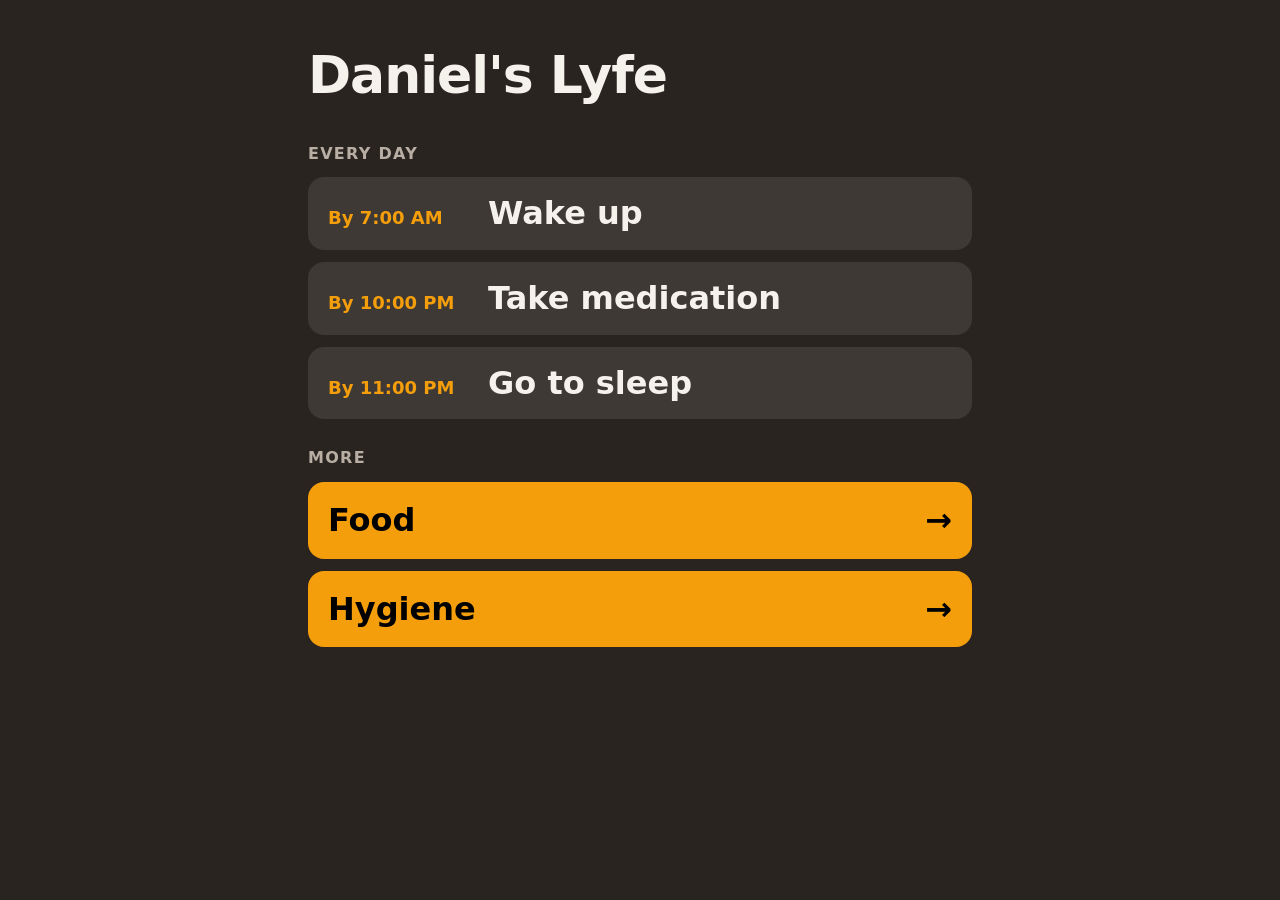
<file: index.html>
<!doctype html>
<html lang="en">
  <head>
    <meta charset="utf-8" />
    <meta name="viewport" content="width=device-width, initial-scale=1, viewport-fit=cover" />
    <meta name="apple-mobile-web-app-title" content="Daniel's Lyfe" />
    <meta name="mobile-web-app-capable" content="yes" />
    <meta name="theme-color" content="#ffffff" media="(prefers-color-scheme: light)" />
    <meta name="theme-color" content="#111315" media="(prefers-color-scheme: dark)" />
    <title>Daniel's Lyfe</title>
    <link rel="stylesheet" href="styles.css" />
  </head>
  <body>
    <header class="site-header">
      <h1>Daniel's Lyfe</h1>
    </header>
    <main>
      <section aria-labelledby="daily-heading">
        <h2 id="daily-heading">Every day</h2>
        <ol class="schedule">
          <li>
            <time datetime="07:00">By 7:00 AM</time>
            <span class="task">Wake up</span>
          </li>
          <li>
            <time datetime="22:00">By 10:00 PM</time>
            <span class="task">Take medication</span>
          </li>
          <li>
            <time datetime="23:00">By 11:00 PM</time>
            <span class="task">Go to sleep</span>
          </li>
        </ol>
      </section>

      <nav aria-labelledby="more-heading">
        <h2 id="more-heading">More</h2>
        <ul class="nav-links">
          <li><a class="nav-link" href="food.html">Food</a></li>
          <li><a class="nav-link" href="hygiene.html">Hygiene</a></li>
        </ul>
      </nav>
    </main>
  </body>
</html>
</file>
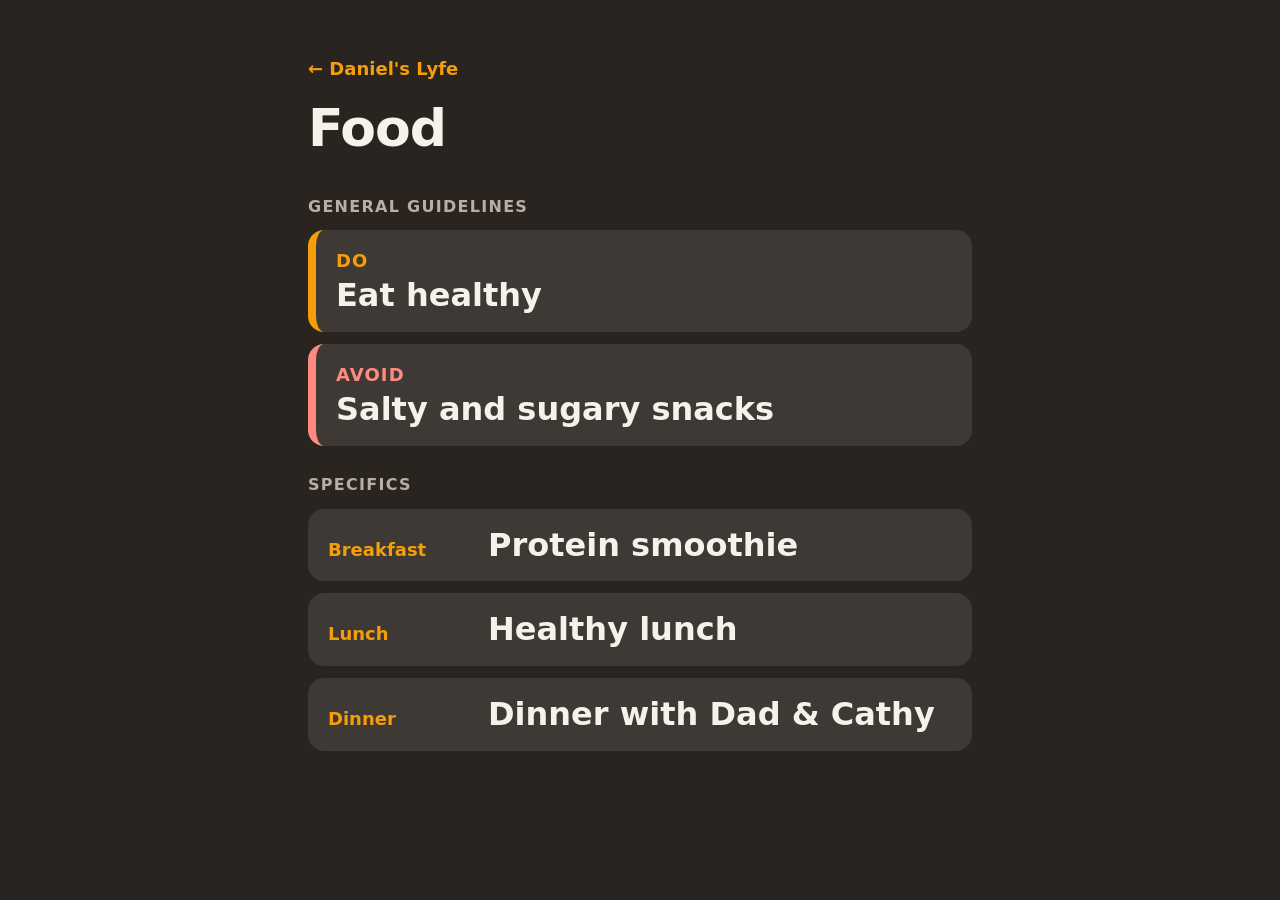
<file: food.html>
<!doctype html>
<html lang="en">
  <head>
    <meta charset="utf-8" />
    <meta name="viewport" content="width=device-width, initial-scale=1, viewport-fit=cover" />
    <meta name="theme-color" content="#ffffff" media="(prefers-color-scheme: light)" />
    <meta name="theme-color" content="#111315" media="(prefers-color-scheme: dark)" />
    <title>Food · Daniel's Lyfe</title>
    <link rel="stylesheet" href="styles.css" />
  </head>
  <body>
    <header class="site-header">
      <a class="back" href="index.html">&larr; Daniel's Lyfe</a>
      <h1>Food</h1>
    </header>
    <main>
      <section aria-labelledby="general-heading">
        <h2 id="general-heading">General guidelines</h2>
        <ul class="rules">
          <li class="card do">
            <span class="rule-label">Do</span>
            <span class="rule-text">Eat healthy</span>
          </li>
          <li class="card dont">
            <span class="rule-label">Avoid</span>
            <span class="rule-text">Salty and sugary snacks</span>
          </li>
        </ul>
      </section>

      <section aria-labelledby="specific-heading">
        <h2 id="specific-heading">Specifics</h2>
        <ul class="schedule">
          <li>
            <span class="meal-label">Breakfast</span>
            <span class="task">Protein smoothie</span>
          </li>
          <li>
            <span class="meal-label">Lunch</span>
            <span class="task">Healthy lunch</span>
          </li>
          <li>
            <span class="meal-label">Dinner</span>
            <span class="task">Dinner with Dad &amp; Cathy</span>
          </li>
        </ul>
      </section>
    </main>
  </body>
</html>
</file>
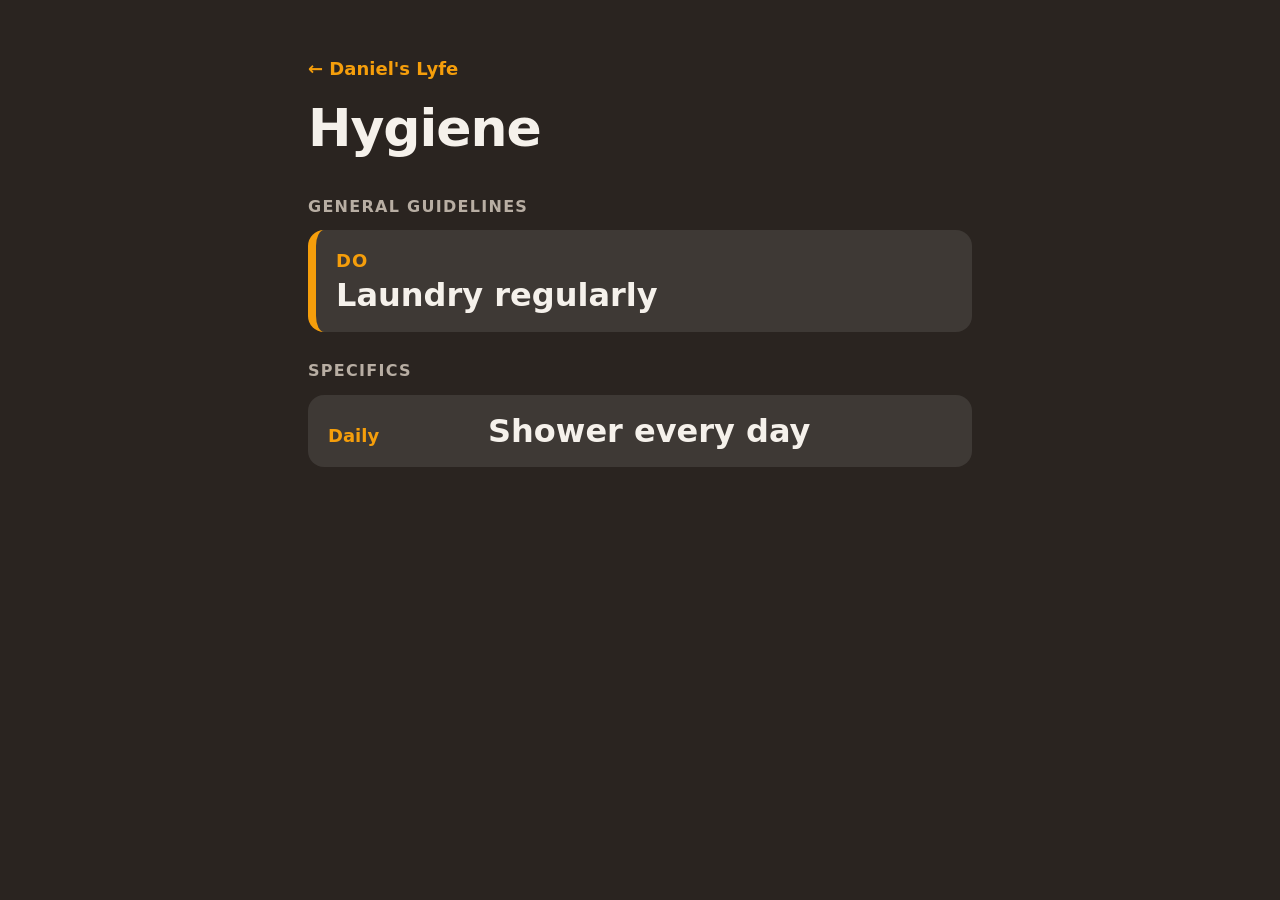
<file: hygiene.html>
<!doctype html>
<html lang="en">
  <head>
    <meta charset="utf-8" />
    <meta name="viewport" content="width=device-width, initial-scale=1, viewport-fit=cover" />
    <meta name="theme-color" content="#ffffff" media="(prefers-color-scheme: light)" />
    <meta name="theme-color" content="#111315" media="(prefers-color-scheme: dark)" />
    <title>Hygiene · Daniel's Lyfe</title>
    <link rel="stylesheet" href="styles.css" />
  </head>
  <body>
    <header class="site-header">
      <a class="back" href="index.html">&larr; Daniel's Lyfe</a>
      <h1>Hygiene</h1>
    </header>
    <main>
      <section aria-labelledby="general-heading">
        <h2 id="general-heading">General guidelines</h2>
        <ul class="rules">
          <li class="card do">
            <span class="rule-label">Do</span>
            <span class="rule-text">Laundry regularly</span>
          </li>
        </ul>
      </section>

      <section aria-labelledby="specifics-heading">
        <h2 id="specifics-heading">Specifics</h2>
        <ul class="schedule">
          <li>
            <span class="meal-label">Daily</span>
            <span class="task">Shower every day</span>
          </li>
        </ul>
      </section>
    </main>
  </body>
</html>
</file>
<file: styles.css>
:root {
  color-scheme: light dark;
  --bg: #2a2420;
  --text: #f5f1eb;
  --muted: #b8aea3;
  --card: #3e3935;
  --accent: #f59e0b;
  --gutter: 1.25rem;
  --content-width: 44rem;
}

@media (prefers-color-scheme: dark) {
  :root {
    --bg: #2a2420;
    --text: #f5f1eb;
    --muted: #b8aea3;
    --card: #3e3935;
    --accent: #f59e0b;
  }
}

*,
*::before,
*::after {
  box-sizing: border-box;
}

body {
  margin: 0;
  background: var(--bg);
  color: var(--text);
  font-family: system-ui, -apple-system, "Segoe UI", Roboto, sans-serif;
  line-height: 1.4;
  -webkit-text-size-adjust: 100%;
}

.site-header,
main {
  max-width: var(--content-width);
  margin: 0 auto;
  padding-left: max(var(--gutter), env(safe-area-inset-left));
  padding-right: max(var(--gutter), env(safe-area-inset-right));
}

.site-header {
  padding-top: max(1.5rem, env(safe-area-inset-top));
  padding-bottom: 0.75rem;
}

h1 {
  margin: 0;
  font-size: clamp(2.25rem, 10vw, 3.25rem);
  font-weight: 800;
  line-height: 1.05;
  letter-spacing: -0.02em;
}

main {
  padding-bottom: max(2.5rem, env(safe-area-inset-bottom));
}

h2 {
  margin: 1.75rem 0 0.75rem;
  font-size: 1rem;
  font-weight: 700;
  letter-spacing: 0.08em;
  text-transform: uppercase;
  color: var(--muted);
}

.schedule {
  list-style: none;
  margin: 0;
  padding: 0;
  display: grid;
  gap: 0.75rem;
}

.schedule li,
.card {
  padding: 1.125rem 1.25rem;
  background: var(--card);
  border-radius: 1rem;
}

.schedule li {
  display: grid;
  grid-template-columns: 1fr;
  gap: 0.25rem;
}

.schedule time {
  font-size: 1.125rem;
  font-weight: 700;
  font-variant-numeric: tabular-nums;
  color: var(--accent);
}

.schedule .task,
h3 {
  margin: 0;
  font-size: clamp(1.625rem, 7vw, 2rem);
  font-weight: 700;
  line-height: 1.15;
}

.schedule time,
.meal-label {
  font-size: 1.125rem;
  font-weight: 700;
  color: var(--accent);
}

.nav-links,
.rules {
  list-style: none;
  margin: 0;
  padding: 0;
  display: grid;
  gap: 0.75rem;
}

.nav-link {
  display: flex;
  align-items: center;
  justify-content: space-between;
  min-height: 4.5rem;
  padding: 1rem 1.25rem;
  border-radius: 1rem;
  background: var(--accent);
  color: #000;
  font-size: clamp(1.625rem, 7vw, 2rem);
  font-weight: 700;
  text-decoration: none;
}

.nav-link::after {
  content: "\2192";
}

.nav-link:focus-visible,
.back:focus-visible {
  outline: 3px solid var(--text);
  outline-offset: 3px;
}

.back {
  display: inline-block;
  margin-bottom: 0.75rem;
  padding: 0.5rem 0;
  color: var(--accent);
  font-size: 1.125rem;
  font-weight: 700;
  text-decoration: none;
}

.rules .card {
  display: grid;
  gap: 0.25rem;
  border-left: 8px solid var(--accent);
}

.rules .dont {
  border-left-color: #ff8a80;
}

.rule-label {
  font-size: 1.125rem;
  font-weight: 700;
  text-transform: uppercase;
  letter-spacing: 0.06em;
  color: var(--accent);
}

.rules .dont .rule-label {
  color: #ff8a80;
}

.rule-text {
  font-size: clamp(1.625rem, 7vw, 2rem);
  font-weight: 700;
  line-height: 1.15;
}

@media (min-width: 48rem) {
  .site-header {
    padding-top: 3rem;
  }

  .schedule li {
    grid-template-columns: 9rem 1fr;
    align-items: baseline;
    gap: 1rem;
  }
}
</file>
